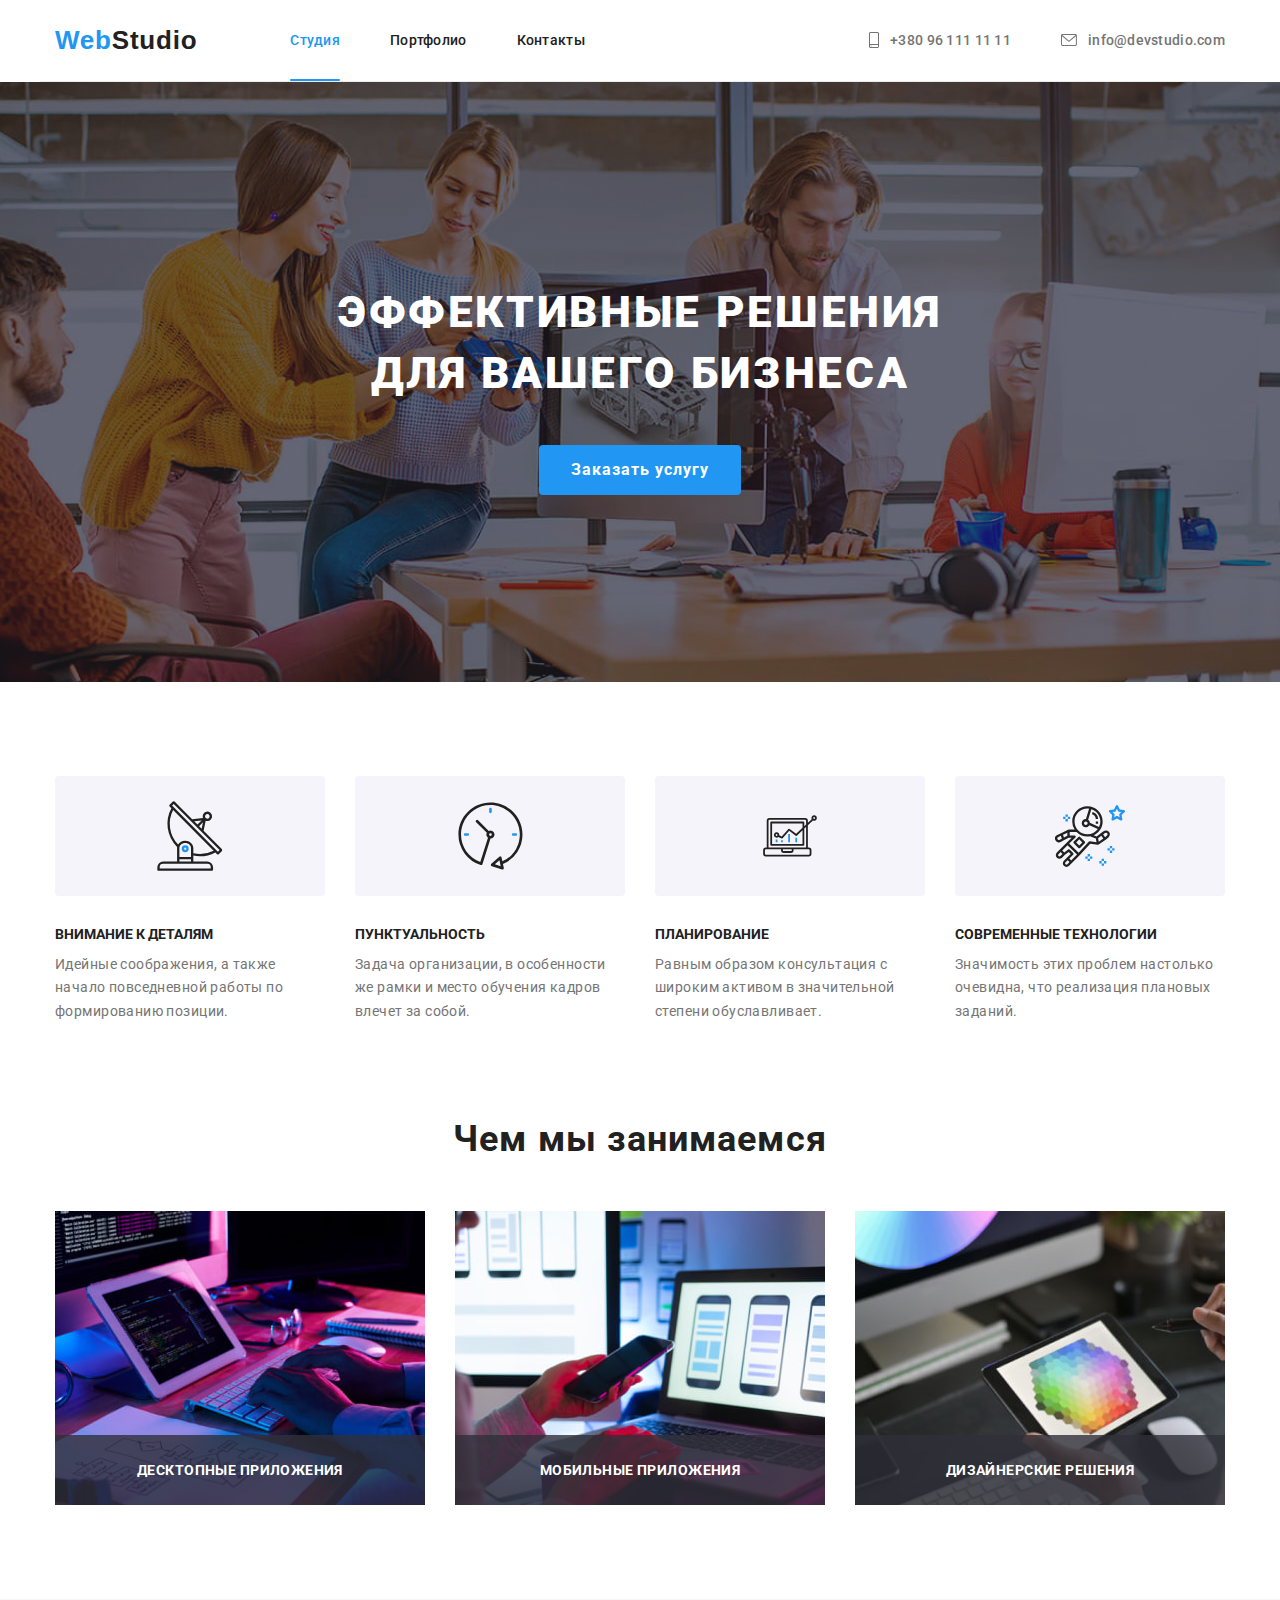
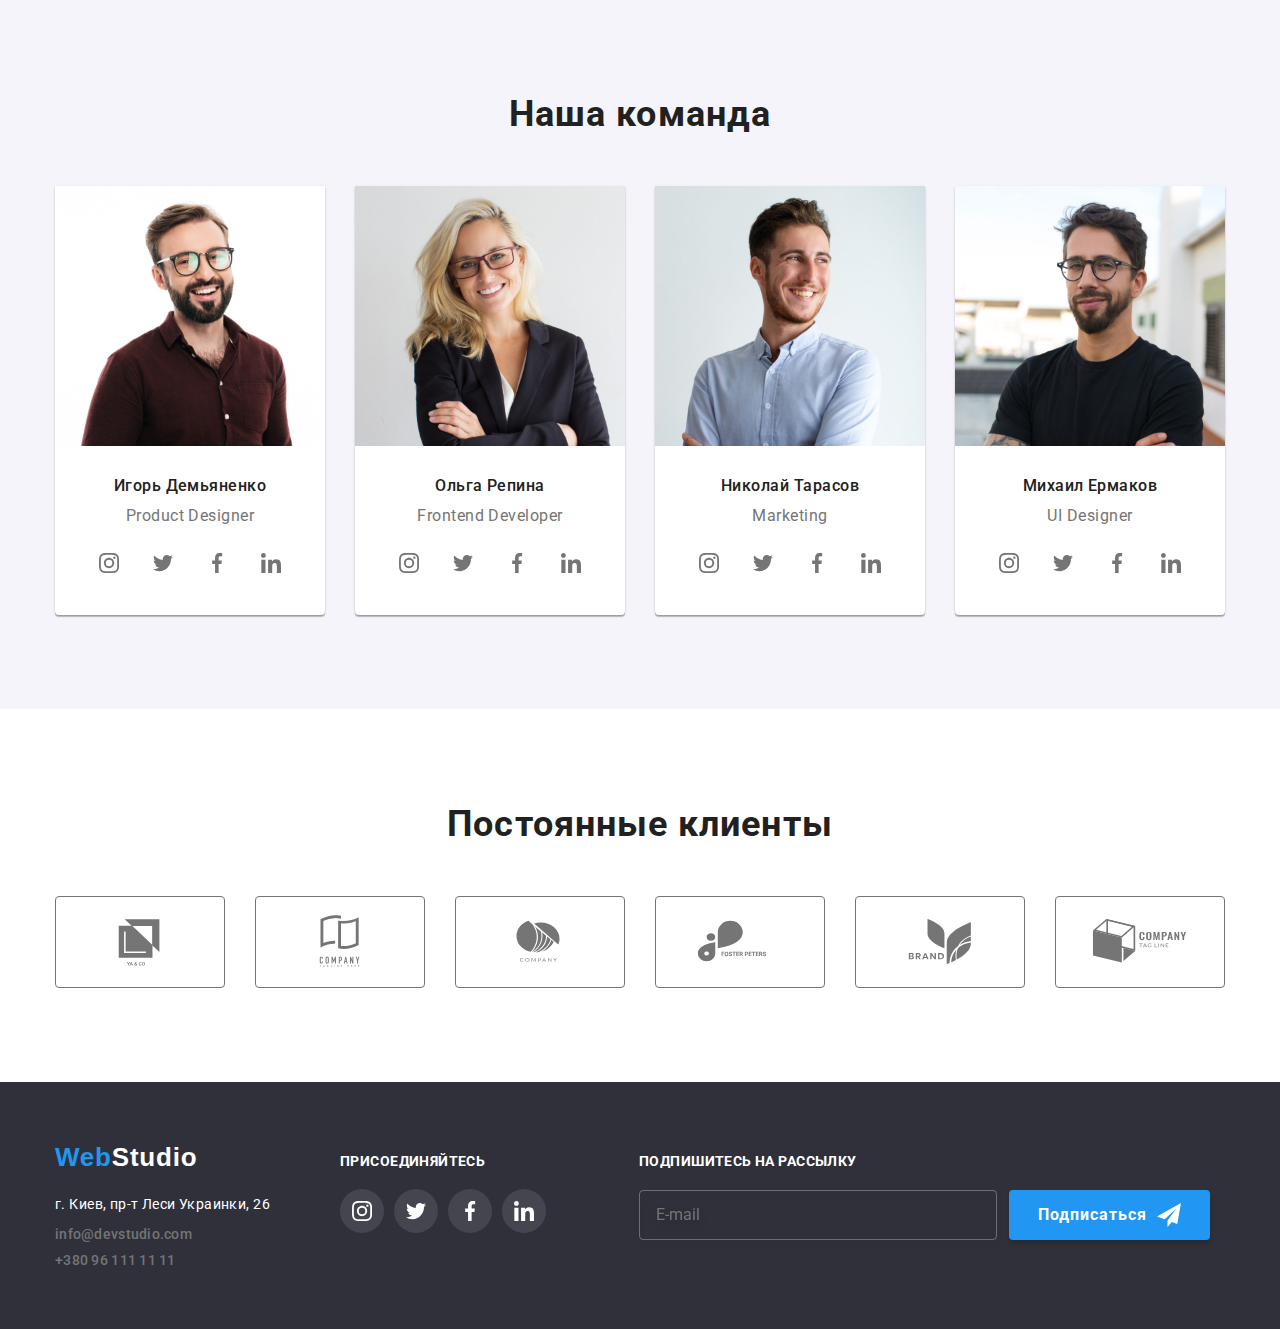
<file: index.html>
<!DOCTYPE html>
<html lang="ru">
  <head>
    <link rel="preconnect" href="https://fonts.googleapis.com" />
    <link rel="preconnect" href="https://fonts.gstatic.com" crossorigin />
    <link
      href="https://fonts.googleapis.com/css2?family=Raleway:wght@700&family=Roboto:wght@400;500;700;900&display=swap"
      rel="stylesheet"
    />
    <link
      rel="stylesheet"
      href="https://cdnjs.cloudflare.com/ajax/libs/modern-normalize/1.1.0/modern-normalize.css"
      integrity="sha512-Y0MM+V6ymRKN2zStTqzQ227DWhhp4Mzdo6gnlRnuaNCbc+YN/ZH0sBCLTM4M0oSy9c9VKiCvd4Jk44aCLrNS5Q=="
      crossorigin="anonymous"
      referrerpolicy="no-referrer"
    />
    <link rel="stylesheet" href="./css/styles.css" />
    <title>WebStudio - Студия дизайна</title>
  </head>
  <body>
    <header class="header container header-container">
      <!-- <div class="container header-container"> -->
      <nav class="header navigation">
        <a class="logo link header" href="/"
          >Web<span class="header-logo">Studio</span></a
        >
        <ul class="header navigation cards">
          <li class="header navigation card">
            <a class="nav-link link current" href="index.html">Студия</a>
          </li>
          <li class="header navigation card">
            <a class="nav-link link" href="portfolio.html">Портфолио</a>
          </li>
          <li class="header navigation card">
            <a class="nav-link link" href="">Контакты</a>
          </li>
        </ul>
      </nav>
      <ul class="header contacts cards">
        <li class="header contacts card">
          <a class="contact-link" href="tel:+380961111111">
            <svg class="contact-icon" width="10" height="16">
              <use href="./images/icons.svg#icon-smartphone"></use>
            </svg>
            +380 96 111 11 11</a
          >
        </li>
        <li class="header contacts card">
          <a class="contact-link" href="mailto:info@devstudio.com">
            <svg class="contact-icon" width="16" height="12">
              <use href="./images/icons.svg#icon-envelope"></use>
            </svg>
            info@devstudio.com</a
          >
        </li>
      </ul>
      <!-- </div> -->
    </header>

    <main>
      <section class="hero">
        <div class="container container-hero">
          <h1 class="hero-title">Эффективные решения для вашего бизнеса</h1>
          <button data-modal-open class="hero-btn" type="button">
            Заказать услугу
          </button>
        </div>
      </section>
      <div class="modal-backdrop is-hidden" data-modal>
        <div class="modal-view">
          <button data-modal-close class="modal-view-close">
            <svg class="close-icon" width="11" height="11">
              <use href="./images/icons.svg#icon-close"></use>
            </svg>
          </button>
          <h2 class="modal-view-title">
            Оставьте свои данные, мы вам перезвоним
          </h2>
          <form class="customer-interactiom">
            <div class="form-field">
              <label class="form-label" for="name">Имя</label>
              <input class="form-input" type="text" name="name" id="name" />
              <svg class="modal-contact-icon" width="12" height="12">
                <use href="./images/icons.svg#icon-contact"></use>
              </svg>
            </div>
            <div class="form-field">
              <label class="form-label" for="phone">Телефон</label>
              <input class="form-input" type="tel" name="phone" id="phone" />
              <svg class="modal-contact-icon" width="13" height="13">
                <use href="./images/icons.svg#icon-phone"></use>
              </svg>
            </div>
            <div class="form-field">
              <label class="form-label" for="email">Почта</label>
              <input class="form-input" type="email" name="email" id="email" />
              <svg class="modal-contact-icon" width="15" height="12">
                <use href="./images/icons.svg#icon-email"></use>
              </svg>
            </div>
            <div class="form-field textarea">
              <label
                class="form-label"
                for="comment"
                >Комментарий</label
              >
              <textarea
                class="form-input-textarea"
                name="comment"
                id="comment"
                rows="5"
                placeholder="Введите текст"
              ></textarea>
            </div>
            <div class="form-field">
              <input
              class="input-checkbox"
              type="checkbox"
              name="copyright"
              id="copyright"
            />
            <span class="mod-checkbox">
              <svg class="mod-icon" width="16" height="15">
                <use href="./images/icons.svg#icon-checked"></use>
              </svg>
            </span>
              <label class="form-label copyright" for="copyright"
                >Соглашаюсь с рассылкой и принимаю&nbsp;
                <a class="copyright-link" href=""> условия договора</a>

              </label>
              <button class="btn-submit" type="submit">Отправить</button>
            </div>
          </form>
        </div>
      </div>
      <section class="strength-section">
        <div class="container">
          <ul class="strength cards">
            <li class="strength card">
              <div class="strength-div-block">
                <svg class="strength-icon" width="65.32" height="70">
                  <use href="./images/icons.svg#icon-antena"></use>
                </svg>
              </div>
              <h3 class="strength card title">Внимание к деталям</h3>
              <p class="strength card text">
                Идейные соображения, а также начало повседневной работы по
                формированию позиции.
              </p>
            </li>
            <li class="strength card">
              <div class="strength-div-block">
                <svg class="strength-icon" width="66.96" height="70">
                  <use href="./images/icons.svg#icon-clock"></use>
                </svg>
              </div>
              <h3 class="strength card title">Пунктуальность</h3>
              <p class="strength card text">
                Задача организации, в особенности же рамки и место обучения
                кадров влечет за собой.
              </p>
            </li>
            <li class="strength card">
              <div class="strength-div-block">
                <svg class="strength-icon" width="70" height="53.69">
                  <use href="./images/icons.svg#icon-diagram"></use>
                </svg>
              </div>
              <h3 class="strength card title">Планирование</h3>
              <p class="strength card text">
                Равным образом консультация с широким активом в значительной
                степени обуславливает.
              </p>
            </li>
            <li class="strength card">
              <div class="strength-div-block">
                <svg class="strength-icon" width="70" height="70">
                  <use href="./images/icons.svg#icon-astronaut"></use>
                </svg>
              </div>
              <h3 class="strength card title">Современные технологии</h3>
              <p class="strength card text">
                Значимость этих проблем настолько очевидна, что реализация
                плановых заданий.
              </p>
            </li>
          </ul>
        </div>
      </section>
      <section class="we-do we-do-section">
        <div class="container">
          <h2 class="we-do title">Чем мы занимаемся</h2>
          <ul class="we-do cards">
            <li class="we-do card">
              <img
                src="./images/programming.jpg"
                alt="десктопные приложения"
                width="370"
              />
              <p class="we-do-card-text">десктопные приложения</p>
            </li>
            <li class="we-do card">
              <img
                src="./images/webaplication.jpg"
                alt="мобильные приложения"
                width="370"
              />
              <p class="we-do-card-text">мобильные приложения</p>
            </li>
            <li class="we-do card">
              <img
                src="./images/design.jpg"
                alt="дизайнерские решения"
                width="370"
              />
              <p class="we-do-card-text">дизайнерские решения</p>
            </li>
          </ul>
        </div>
      </section>
      <section class="team team-section">
        <div class="container">
          <h2 class="team title">Наша команда</h2>
          <ul class="team cards">
            <li class="team card item">
              <img
                class="team card img"
                src="./images/igor.jpg"
                alt=""
                width="270"
              />
              <div class="team-card-content">
                <h3 class="team card title">Игорь Демьяненко</h3>
                <p class="team card text">Product Designer</p>
                <ul class="team-socials-list">
                  <li class="team-socials-item">
                    <a
                      class="team-socials-link"
                      href=""
                      target="_blank"
                      rel="noopener noreferrer"
                      aria-label="иконка Instagram"
                    >
                      <svg class="team-socials-icon" width="20" height="20">
                        <use href="./images/icons.svg#icon-instagram"></use>
                      </svg>
                    </a>
                  </li>
                  <li class="team-socials-item">
                    <a
                      class="team-socials-link"
                      href=""
                      target="_blank"
                      rel="noopener noreferrer"
                      aria-label="иконка Twitter"
                    >
                      <svg class="team-socials-icon" width="20" height="20">
                        <use href="./images/icons.svg#icon-twitter"></use>
                      </svg>
                    </a>
                  </li>
                  <li class="team-socials-item">
                    <a
                      class="team-socials-link"
                      href=""
                      target="_blank"
                      rel="noopener noreferrer"
                      aria-label="иконка Facebook"
                    >
                      <svg class="team-socials-icon" width="20" height="20">
                        <use href="./images/icons.svg#icon-facebook"></use>
                      </svg>
                    </a>
                  </li>
                  <li class="team-socials-item">
                    <a
                      class="team-socials-link"
                      href=""
                      target="_blank"
                      rel="noopener noreferrer"
                      aria-label="иконка Linkedin"
                    >
                      <svg class="team-socials-icon" width="20" height="20">
                        <use href="./images/icons.svg#icon-linkedin"></use>
                      </svg>
                    </a>
                  </li>
                </ul>
              </div>
            </li>
            <li class="team card item">
              <img
                class="team card img"
                src="./images/olga.jpg"
                alt=""
                width="270"
              />
              <div class="team-card-content">
                <h3 class="team card title">Ольга Репина</h3>
                <p class="team card text">Frontend Developer</p>
                <ul class="team-socials-list">
                  <li class="team-socials-item">
                    <a
                      class="team-socials-link"
                      href=""
                      target="_blank"
                      rel="noopener noreferrer"
                      aria-label="иконка Instagram"
                    >
                      <svg class="team-socials-icon" width="20" height="20">
                        <use href="./images/icons.svg#icon-instagram"></use>
                      </svg>
                    </a>
                  </li>
                  <li class="team-socials-item">
                    <a
                      class="team-socials-link"
                      href=""
                      target="_blank"
                      rel="noopener noreferrer"
                      aria-label="иконка Twitter"
                    >
                      <svg class="team-socials-icon" width="20" height="20">
                        <use href="./images/icons.svg#icon-twitter"></use>
                      </svg>
                    </a>
                  </li>
                  <li class="team-socials-item">
                    <a
                      class="team-socials-link"
                      href=""
                      target="_blank"
                      rel="noopener noreferrer"
                      aria-label="иконка Facebook"
                    >
                      <svg class="team-socials-icon" width="20" height="20">
                        <use href="./images/icons.svg#icon-facebook"></use>
                      </svg>
                    </a>
                  </li>
                  <li class="team-socials-item">
                    <a
                      class="team-socials-link"
                      href=""
                      target="_blank"
                      rel="noopener noreferrer"
                      aria-label="иконка Linkedin"
                    >
                      <svg class="team-socials-icon" width="20" height="20">
                        <use href="./images/icons.svg#icon-linkedin"></use>
                      </svg>
                    </a>
                  </li>
                </ul>
              </div>
            </li>
            <li class="team card item">
              <img
                class="team card img"
                src="./images/nikolaj.jpg"
                alt=""
                width="270"
              />
              <div class="team-card-content">
                <h3 class="team card title">Николай Тарасов</h3>
                <p class="team card text">Marketing</p>
                <ul class="team-socials-list">
                  <li class="team-socials-item">
                    <a
                      class="team-socials-link"
                      href=""
                      target="_blank"
                      rel="noopener noreferrer"
                      aria-label="иконка Instagram"
                    >
                      <svg class="team-socials-icon" width="20" height="20">
                        <use href="./images/icons.svg#icon-instagram"></use>
                      </svg>
                    </a>
                  </li>
                  <li class="team-socials-item">
                    <a
                      class="team-socials-link"
                      href=""
                      target="_blank"
                      rel="noopener noreferrer"
                      aria-label="иконка Twitter"
                    >
                      <svg class="team-socials-icon" width="20" height="20">
                        <use href="./images/icons.svg#icon-twitter"></use>
                      </svg>
                    </a>
                  </li>
                  <li class="team-socials-item">
                    <a
                      class="team-socials-link"
                      href=""
                      target="_blank"
                      rel="noopener noreferrer"
                      aria-label="иконка Facebook"
                    >
                      <svg class="team-socials-icon" width="20" height="20">
                        <use href="./images/icons.svg#icon-facebook"></use>
                      </svg>
                    </a>
                  </li>
                  <li class="team-socials-item">
                    <a
                      class="team-socials-link"
                      href=""
                      target="_blank"
                      rel="noopener noreferrer"
                      aria-label="иконка Linkedin"
                    >
                      <svg class="team-socials-icon" width="20" height="20">
                        <use href="./images/icons.svg#icon-linkedin"></use>
                      </svg>
                    </a>
                  </li>
                </ul>
              </div>
            </li>
            <li class="team card item">
              <img
                class="team card img"
                src="./images/mikhail.jpg"
                alt=""
                width="270"
              />
              <div class="team-card-content">
                <h3 class="team card title">Михаил Ермаков</h3>
                <p class="team card text">UI Designer</p>
                <ul class="team-socials-list">
                  <li class="team-socials-item">
                    <a
                      class="team-socials-link"
                      href=""
                      target="_blank"
                      rel="noopener noreferrer"
                      aria-label="иконка Instagram"
                    >
                      <svg class="team-socials-icon" width="20" height="20">
                        <use href="./images/icons.svg#icon-instagram"></use>
                      </svg>
                    </a>
                  </li>
                  <li class="team-socials-item">
                    <a
                      class="team-socials-link"
                      href=""
                      target="_blank"
                      rel="noopener noreferrer"
                      aria-label="иконка Twitter"
                    >
                      <svg class="team-socials-icon" width="20" height="20">
                        <use href="./images/icons.svg#icon-twitter"></use>
                      </svg>
                    </a>
                  </li>
                  <li class="team-socials-item">
                    <a
                      class="team-socials-link"
                      href=""
                      target="_blank"
                      rel="noopener noreferrer"
                      aria-label="иконка Facebook"
                    >
                      <svg class="team-socials-icon" width="20" height="20">
                        <use href="./images/icons.svg#icon-facebook"></use>
                      </svg>
                    </a>
                  </li>
                  <li class="team-socials-item">
                    <a
                      class="team-socials-link"
                      href=""
                      target="_blank"
                      rel="noopener noreferrer"
                      aria-label="иконка Linkedin"
                    >
                      <svg class="team-socials-icon" width="20" height="20">
                        <use href="./images/icons.svg#icon-linkedin"></use>
                      </svg>
                    </a>
                  </li>
                </ul>
              </div>
            </li>
          </ul>
        </div>
      </section>
      <section class="clients-section">
        <div class="container">
          <h2 class="clients title">Постоянные клиенты</h2>
          <ul class="clients list">
            <li class="clients-item">
              <a class="clients-link" href="">
                <svg class="clients-icon" width="106" height="60">
                  <use href="./images/icons.svg#icon-Logo1"></use>
                </svg>
              </a>
            </li>
            <li class="clients-item">
              <a class="clients-link" href="">
                <svg class="clients-icon" width="106" height="60">
                  <use href="./images/icons.svg#icon-Logo2"></use>
                </svg>
              </a>
            </li>
            <li class="clients-item">
              <a class="clients-link" href="">
                <svg class="clients-icon" width="106" height="60">
                  <use href="./images/icons.svg#icon-Logo3"></use>
                </svg>
              </a>
            </li>
            <li class="clients-item">
              <a class="clients-link" href="">
                <svg class="clients-icon" width="106" height="60">
                  <use href="./images/icons.svg#icon-Logo4"></use>
                </svg>
              </a>
            </li>
            <li class="clients-item">
              <a class="clients-link" href="">
                <svg class="clients-icon" width="106" height="60">
                  <use href="./images/icons.svg#icon-Logo5"></use>
                </svg>
              </a>
            </li>
            <li class="clients-item">
              <a class="clients-link" href="">
                <svg class="clients-icon" width="106" height="60">
                  <use href="./images/icons.svg#icon-Logo6"></use>
                </svg>
              </a>
            </li>
          </ul>
        </div>
      </section>
    </main>
    <footer class="bttm">
      <div class="container footer-container">
        <div class="footer-container-adress">
          <a class="logo link footer" href="/"
            >Web<span class="footer-logo">Studio</span></a
          >
          <address class="footer-adress">
            г. Киев, пр-т Леси Украинки, 26
          </address>
          <ul class="footer contacts cards">
            <li class="footer contacts card">
              <a class="footer-contact-link" href="mailto:info@devstudio.com"
                >info@devstudio.com</a
              >
            </li>
            <li class="footer contacts card">
              <a class="footer-contact-link" href="tel:+380961111111"
                >+380 96 111 11 11</a
              >
            </li>
          </ul>
        </div>
        <div class="footer-container-socials">
          <h3 class="footer-social-title">присоединяйтесь</h3>
          <ul class="footer-socials-list">
            <li class="footer-socials-item">
              <a
                class="footer-socials-link"
                href=""
                target="_blank"
                rel="noopener noreferrer"
                aria-label="иконка Instagram"
              >
                <svg class="footer-socials-icon" width="20" height="20">
                  <use href="./images/icons.svg#icon-instagram"></use>
                </svg>
              </a>
            </li>
            <li class="footer-socials-item">
              <a
                class="footer-socials-link"
                href=""
                target="_blank"
                rel="noopener noreferrer"
                aria-label="иконка Twitter"
              >
                <svg class="footer-socials-icon" width="20" height="20">
                  <use href="./images/icons.svg#icon-twitter"></use>
                </svg>
              </a>
            </li>
            <li class="footer-socials-item">
              <a
                class="footer-socials-link"
                href=""
                target="_blank"
                rel="noopener noreferrer"
                aria-label="иконка Facebook"
              >
                <svg class="footer-socials-icon" width="20" height="20">
                  <use href="./images/icons.svg#icon-facebook"></use>
                </svg>
              </a>
            </li>
            <li class="footer-socials-item">
              <a
                class="footer-socials-link"
                href=""
                target="_blank"
                rel="noopener noreferrer"
                aria-label="иконка Linkedin"
              >
                <svg class="footer-socials-icon" width="20" height="20">
                  <use href="./images/icons.svg#icon-linkedin"></use>
                </svg>
              </a>
            </li>
          </ul>
        </div>
        <div class="footer-container-subscription">
          <h3 class="footer-container-subscription-title">
            подпишитесь на рассылку
          </h3>
          <form class="subscription-form">
            <div class="subscription-form-field">
              <input
                class="subscription-form-input"
                placeholder="E-mail"
                type="email"
                name="mail"
                id="mail"
              />
            </div>
           <!--  <div class="subscription-form-field"> -->
              <button class="btn-submit footer-subscription" type="submit">
                <span class="btn-submit-title">Подписаться </span>
                <!-- <span> -->
                  <svg class="subscription-icon" width="24" height="24">
                    <use href="./images/icons.svg#icon-send"></use>
                  </svg>
               <!--  </span> -->
              </button>
           <!--  </div> -->
          </form>
        </div>
      </div>
    </footer>
    <script src="./js/modal.js"></script>
  </body>
</html>
</file>
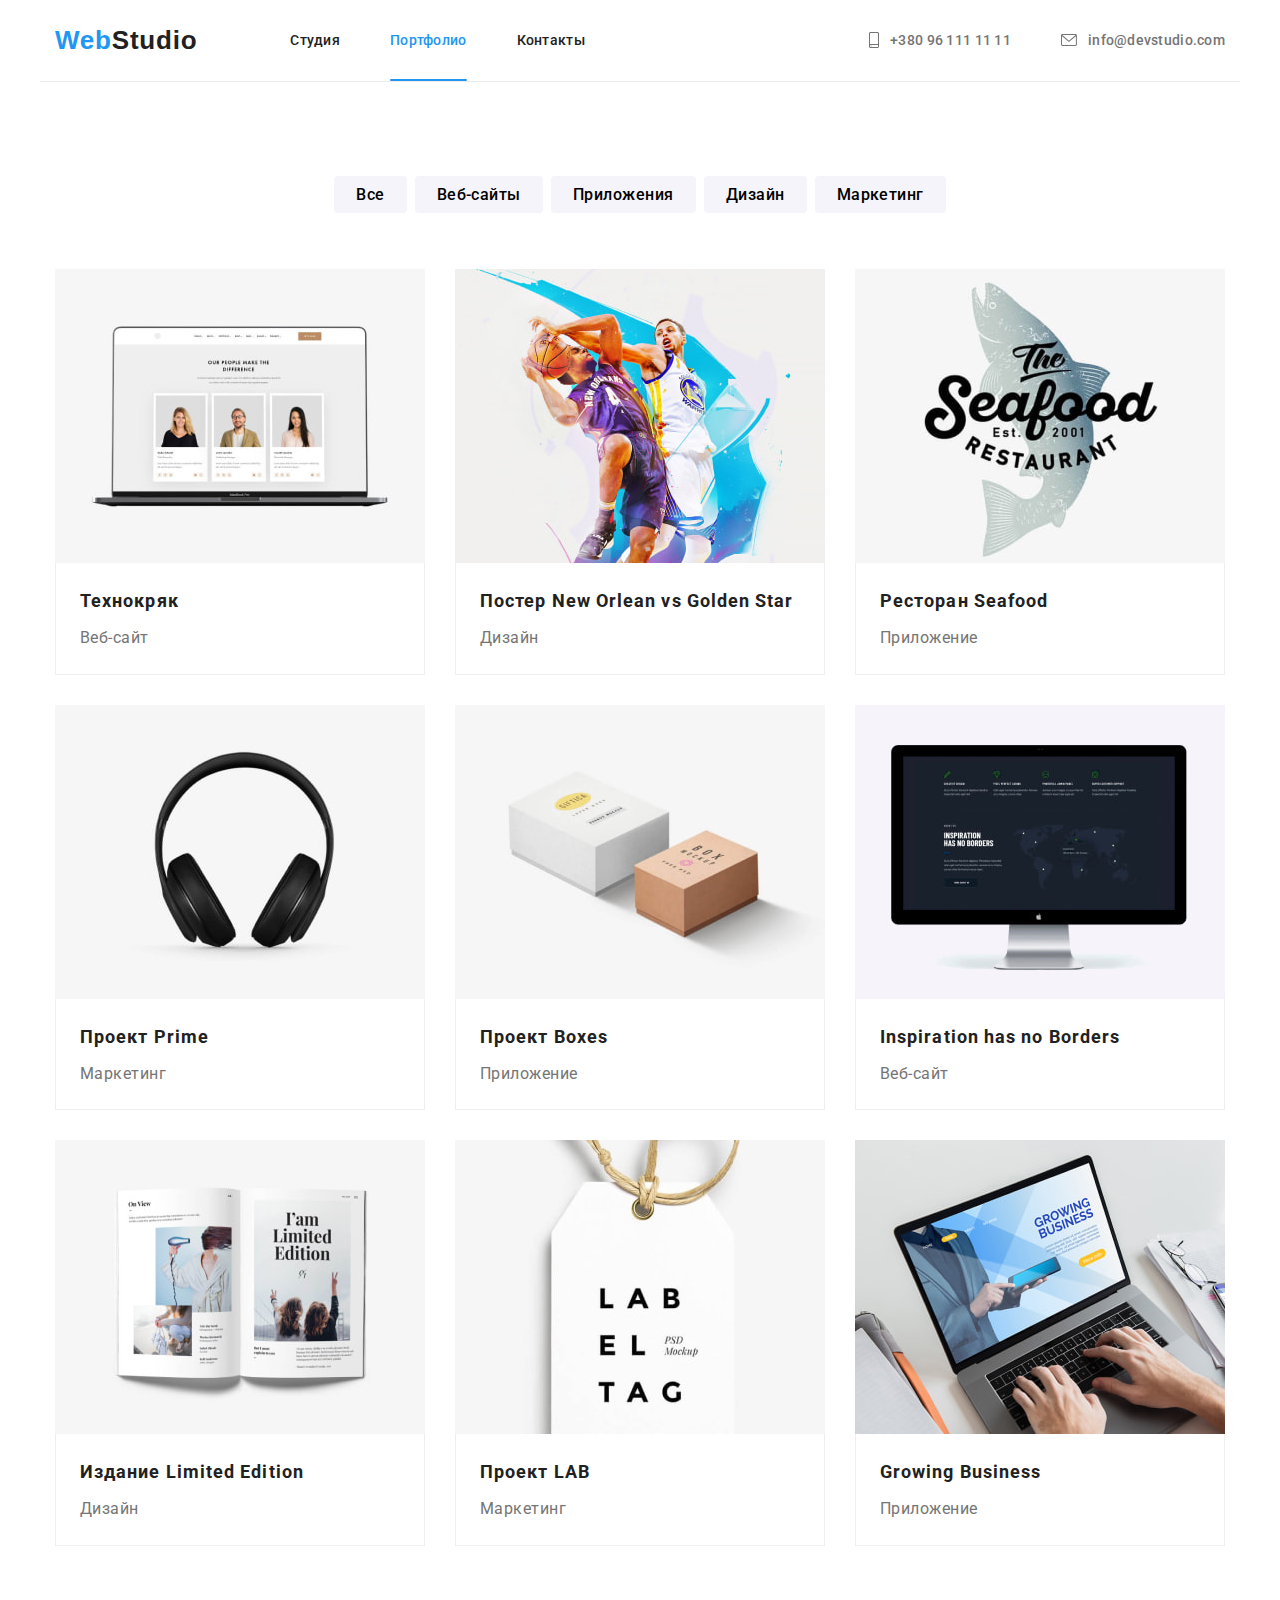
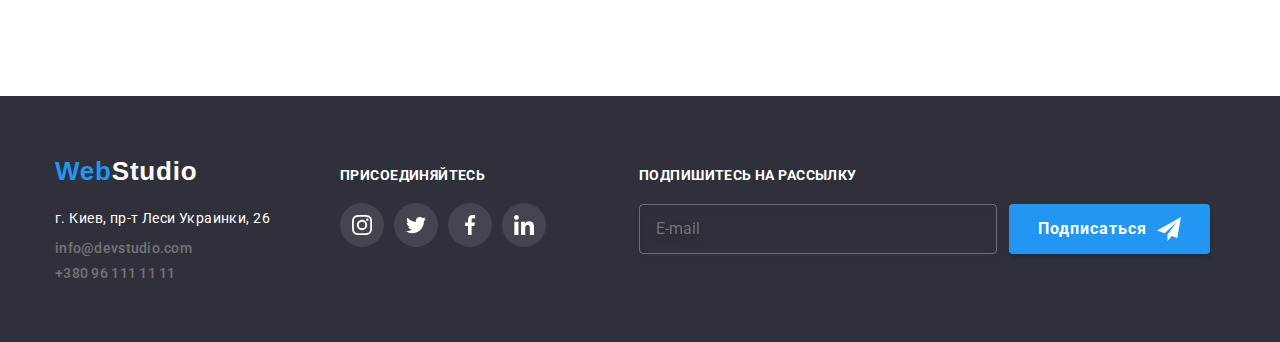
<file: portfolio.html>
<!DOCTYPE html>
<html lang="en">
  <head>
    <link rel="preconnect" href="https://fonts.googleapis.com" />
    <link rel="preconnect" href="https://fonts.gstatic.com" crossorigin />
    <link
      href="https://fonts.googleapis.com/css2?family=Raleway:wght@700&family=Roboto:wght@400;500;700;900&display=swap"
      rel="stylesheet"
    />
    <link
      rel="stylesheet"
      href="https://cdnjs.cloudflare.com/ajax/libs/modern-normalize/1.1.0/modern-normalize.css"
      integrity="sha512-Y0MM+V6ymRKN2zStTqzQ227DWhhp4Mzdo6gnlRnuaNCbc+YN/ZH0sBCLTM4M0oSy9c9VKiCvd4Jk44aCLrNS5Q=="
      crossorigin="anonymous"
      referrerpolicy="no-referrer"
    />
    <link rel="stylesheet" href="./css/styles.css" />
    <title>WebStudio - Студия дизайна/Portfolio</title>
  </head>
  <body>
    <header class="header container header-container">
      <!-- <div class="container header-container"> -->
      <nav class="header navigation">
        <a class="logo link header" href="/"
          >Web<span class="header-logo">Studio</span></a
        >
        <ul class="header navigation cards">
          <li class="header navigation card">
            <a class="nav-link link" href="index.html">Студия</a>
          </li>
          <li class="header navigation card">
            <a class="nav-link link current" href="portfolio.html">Портфолио</a>
          </li>
          <li class="header navigation card">
            <a class="nav-link link" href="">Контакты</a>
          </li>
        </ul>
      </nav>
      <ul class="header contacts cards">
        <li class="header contacts card">
          <a class="contact-link" href="tel:+380961111111">
            <svg class="contact-icon" width="10" height="16">
              <use href="./images/icons.svg#icon-smartphone"></use>
            </svg>
            +380 96 111 11 11</a
          >
        </li>
        <li class="header contacts card">
          <a class="contact-link" href="mailto:info@devstudio.com">
            <svg class="contact-icon" width="16" height="12">
              <use href="./images/icons.svg#icon-envelope"></use>
            </svg>
            info@devstudio.com</a
          >
        </li>
      </ul>
      <!-- </div> -->
    </header>
    <main>
      <section class="works section-works">
        <div class="container">
          <h1 hidden>Примеры работ</h1>
          <ul class="works filters cards">
            <li class="works filters card">
              <button class="btn filter-btn" type="button">Все</button>
            </li>
            <li class="works filters card">
              <button class="btn filter-btn" type="button">Веб-сайты</button>
            </li>
            <li class="works filters card">
              <button class="btn filter-btn" type="button">Приложения</button>
            </li>
            <li class="works filters card">
              <button class="btn filter-btn" type="button">Дизайн</button>
            </li>
            <li class="works filters card">
              <button class="btn filter-btn" type="button">Маркетинг</button>
            </li>
          </ul>
          <ul class="works cards">
            <li class="works card item">
              <a class="works-card-link" href="">
                <div class="work-card-thumb">
                  <img
                    class="works-card-image"
                    src="./images/imgtehnocrack.jpg"
                    alt=""
                    width="370"
                  />
                  <div class="work-card-overlay">
                    <p class="word-card-overlay-text">
                      Ресурс предлагает комплексные предложения с разным уровнем
                      функционала и сервисов. Все это позволит посетителю
                      получить исчерпывающие сведения о компании или частном
                      лице.
                    </p>
                  </div>
                </div>
                <div class="card-border">
                  <h2 class="tile-title">Технокряк</h2>
                  <p class="works card text">Веб-сайт</p>
                </div></a
              >
            </li>
            <li class="works card item">
              <a class="works-card-link" href="">
                <div class="work-card-thumb">
                  <img
                    class="works-card-image"
                    src="./images/imgbasketposter.jpg"
                    alt=""
                    width="370"
                  />
                  <div class="work-card-overlay">
                    <p class="word-card-overlay-text">
                      Ресурс предлагает комплексные предложения с разным уровнем
                      функционала и сервисов. Все это позволит посетителю
                      получить исчерпывающие сведения о компании или частном
                      лице.
                    </p>
                  </div>
                </div>
                <div class="card-border">
                  <h2 class="tile-title">Постер New Orlean vs Golden Star</h2>
                  <p class="works card text">Дизайн</p>
                </div></a
              >
            </li>
            <li class="works card item">
              <a class="works-card-link" href="">
                <div class="work-card-thumb">
                  <img
                    class="works-card-image"
                    src="./images/imgseafoodrest.jpg"
                    alt=""
                    width="370"
                  />
                  <div class="work-card-overlay">
                    <p class="word-card-overlay-text">
                      Ресурс предлагает комплексные предложения с разным уровнем
                      функционала и сервисов. Все это позволит посетителю
                      получить исчерпывающие сведения о компании или частном
                      лице.
                    </p>
                  </div>
                </div>
                <div class="card-border">
                  <h2 class="tile-title">Ресторан Seafood</h2>
                  <p class="works card text">Приложение</p>
                </div></a
              >
            </li>
            <li class="works card item">
              <a class="works-card-link" rhef="">
                <div class="work-card-thumb">
                  <img
                    class="works-card-image"
                    src="./images/imgheadphones.jpg"
                    alt=""
                    width="370"
                  />
                  <div class="work-card-overlay">
                    <p class="word-card-overlay-text">
                      Ресурс предлагает комплексные предложения с разным уровнем
                      функционала и сервисов. Все это позволит посетителю
                      получить исчерпывающие сведения о компании или частном
                      лице.
                    </p>
                  </div>
                </div>
                <div class="card-border">
                  <h2 class="tile-title">Проект Prime</h2>
                  <p class="works card text">Маркетинг</p>
                </div></a
              >
            </li>
            <li class="works card item">
              <a class="works-card-link" href="">
                <div class="work-card-thumb">
                  <img
                    class="works-card-image"
                    src="./images/imgboxes.jpg"
                    alt=""
                    width="370"
                  />
                  <div class="work-card-overlay">
                    <p class="word-card-overlay-text">
                      Ресурс предлагает комплексные предложения с разным уровнем
                      функционала и сервисов. Все это позволит посетителю
                      получить исчерпывающие сведения о компании или частном
                      лице.
                    </p>
                  </div>
                </div>
                <div class="card-border">
                  <h2 class="tile-title">Проект Boxes</h2>
                  <p class="works card text">Приложение</p>
                </div></a
              >
            </li>
            <li class="works card item">
              <a class="works-card-link" href="">
                <div class="work-card-thumb">
                  <img
                    class="works-card-image"
                    src="./images/imgdisplay.jpg"
                    alt=""
                    width="370"
                  />
                  <div class="work-card-overlay">
                    <p class="word-card-overlay-text">
                      Ресурс предлагает комплексные предложения с разным уровнем
                      функционала и сервисов. Все это позволит посетителю
                      получить исчерпывающие сведения о компании или частном
                      лице.
                    </p>
                  </div>
                </div>
                <div class="card-border">
                  <h2 class="tile-title">Inspiration has no Borders</h2>
                  <p class="works card text">Веб-сайт</p>
                </div></a
              >
            </li>
            <li class="works card item">
              <a class="works-card-link" href="">
                <div class="work-card-thumb">
                  <img
                    class="works-card-image"
                    src="./images/imgbook.jpg"
                    alt=""
                    width="370"
                  />
                  <div class="work-card-overlay">
                    <p class="word-card-overlay-text">
                      Ресурс предлагает комплексные предложения с разным уровнем
                      функционала и сервисов. Все это позволит посетителю
                      получить исчерпывающие сведения о компании или частном
                      лице.
                    </p>
                  </div>
                </div>
                <div class="card-border">
                  <h2 class="tile-title">Издание Limited Edition</h2>
                  <p class="works card text">Дизайн</p>
                </div></a
              >
            </li>
            <li class="works card item">
              <a class="works-card-link" href="">
                <div class="work-card-thumb">
                  <img
                    class="works-card-image"
                    src="./images/imglabel.jpg"
                    alt=""
                    width="370"
                  />
                  <div class="work-card-overlay">
                    <p class="word-card-overlay-text">
                      Ресурс предлагает комплексные предложения с разным уровнем
                      функционала и сервисов. Все это позволит посетителю
                      получить исчерпывающие сведения о компании или частном
                      лице.
                    </p>
                  </div>
                </div>
                <div class="card-border">
                  <h2 class="tile-title">Проект LAB</h2>
                  <p class="works card text">Маркетинг</p>
                </div></a
              >
            </li>
            <li class="works card item">
              <a class="works-card-link" href="">
                <div class="work-card-thumb">
                  <img
                    class="works-card-image"
                    src="./images/imgnotebook.jpg"
                    alt=""
                    width="370"
                  />
                  <div class="work-card-overlay">
                    <p class="word-card-overlay-text">
                      Ресурс предлагает комплексные предложения с разным уровнем
                      функционала и сервисов. Все это позволит посетителю
                      получить исчерпывающие сведения о компании или частном
                      лице.
                    </p>
                  </div>
                </div>
                <div class="card-border">
                  <h2 class="tile-title">Growing Business</h2>
                  <p class="works card text">Приложение</p>
                </div></a
              >
            </li>
          </ul>
        </div>
      </section>
    </main>
    <footer class="bttm">
      <div class="container footer-container">
        <div class="footer-container-adress">
          <a class="logo link footer" href="/"
            >Web<span class="footer-logo">Studio</span></a
          >
          <address class="footer-adress">
            г. Киев, пр-т Леси Украинки, 26
          </address>
          <ul class="footer contacts cards">
            <li class="footer contacts card">
              <a class="footer-contact-link" href="mailto:info@devstudio.com"
                >info@devstudio.com</a
              >
            </li>
            <li class="footer contacts card">
              <a class="footer-contact-link" href="tel:+380961111111"
                >+380 96 111 11 11</a
              >
            </li>
          </ul>
        </div>
        <div class="footer-container-socials">
          <h3 class="footer-social-title">присоединяйтесь</h3>
          <ul class="footer-socials-list">
            <li class="footer-socials-item">
              <a
                class="footer-socials-link"
                href=""
                target="_blank"
                rel="noopener noreferrer"
                aria-label="иконка Instagram"
              >
                <svg class="footer-socials-icon" width="20" height="20">
                  <use href="./images/icons.svg#icon-instagram"></use>
                </svg>
              </a>
            </li>
            <li class="footer-socials-item">
              <a
                class="footer-socials-link"
                href=""
                target="_blank"
                rel="noopener noreferrer"
                aria-label="иконка Twitter"
              >
                <svg class="footer-socials-icon" width="20" height="20">
                  <use href="./images/icons.svg#icon-twitter"></use>
                </svg>
              </a>
            </li>
            <li class="footer-socials-item">
              <a
                class="footer-socials-link"
                href=""
                target="_blank"
                rel="noopener noreferrer"
                aria-label="иконка Facebook"
              >
                <svg class="footer-socials-icon" width="20" height="20">
                  <use href="./images/icons.svg#icon-facebook"></use>
                </svg>
              </a>
            </li>
            <li class="footer-socials-item">
              <a
                class="footer-socials-link"
                href=""
                target="_blank"
                rel="noopener noreferrer"
                aria-label="иконка Linkedin"
              >
                <svg class="footer-socials-icon" width="20" height="20">
                  <use href="./images/icons.svg#icon-linkedin"></use>
                </svg>
              </a>
            </li>
          </ul>
        </div>
        <div class="footer-container-subscription">
          <h3 class="footer-container-subscription-title">
            подпишитесь на рассылку
          </h3>
          <form class="subscription-form">
            <div class="subscription-form-field">
              <input
                class="subscription-form-input"
                placeholder="E-mail"
                type="email"
                name="mail"
                id="mail"
              />
            </div>
           <!--  <div class="subscription-form-field"> -->
              <button class="btn-submit footer-subscription" type="submit">
                <span class="btn-submit-title">Подписаться </span>
                <!-- <span> -->
                  <svg class="subscription-icon" width="24" height="24">
                    <use href="./images/icons.svg#icon-send"></use>
                  </svg>
               <!--  </span> -->
              </button>
           <!--  </div> -->
          </form>
        </div>
      </div>
    </footer>
  </body>
</html>
</file>
<file: css/styles.css>
:root {
  --text-color: #212121;
  --active-color: #2196f3;
  --button-background: #f5f4fa;
  --button-txt: #fff;
  --dark-background: #2f303a;
  --ordinary-text: #757575;
  --works-border: #eeeeee;
  --header-border: #ececec;
  --transitime: 250ms;
  --transifunction: cubic-bezier(0.4, 0, 0.2, 1);
}

/* border-box all over this hw*/
*,
*::before,
*::after {
  box-sizing: border-box;
}

body {
  color: var(--text-color);
  font-family: "Roboto", sans-serif;
}

/* title, text, background and other */
.we-do.title,
.team.title {
  font-weight: 700;
  font-size: 36px;
  line-height: 1.2;
  text-align: center;
  letter-spacing: 0.03em;
}
.team.card.title {
  font-weight: 500;
  font-size: 16px;
  line-height: 1.2;
  text-align: center;
  letter-spacing: 0.03em;
}
.team.card.text {
  font-size: 16px;
  line-height: 1.2;
  text-align: center;
  letter-spacing: 0.03em;
  text-transform: none;
  color: var(--ordinary-text);
  margin-bottom: 16px;
}
.hero-title {
  font-weight: 900;
  font-size: 44px;
  line-height: 1.4;
  text-align: center;
  letter-spacing: 0.06em;
  text-transform: uppercase;
}
.strength.card.text {
  font-size: 14px;
  line-height: 1.7;
  letter-spacing: 0.03em;
  color: var(--ordinary-text);
}

.tile-title {
  font-weight: 700;
  font-size: 18px;
  line-height: 2;
  letter-spacing: 0.06em;
  color: var(--text-color);
}
.works.card.text {
  font-size: 16px;
  line-height: 1.9;
  letter-spacing: 0.03em;
  color: var(--ordinary-text);
}

.card {
  list-style-type: none;
}
.bttm {
  background-color: var(--dark-background);
}
.bttm,
.hero {
  /* background-color: var(--dark-background); */
  color: var(--button-txt);
}
.hero {
  margin-left: auto;
  margin-right: auto;
  max-width: 1600px;
  height: 600px;
  background-image: linear-gradient(
      to right,
      rgba(47, 48, 58, 0.4),
      rgba(47, 48, 58, 0.4)
    ),
    url(../images/Imghero-2.jpg);
  background-repeat: no-repeat;
  background-position: center;
}
.strength.card.title {
  font-weight: 700;
  font-size: 14px;
  line-height: 1.2;
}

.hero-title,
.strength.card.title {
  text-transform: uppercase;
}

/*all that connected to links*/

/* .header.contacts.card > .link {
  color: var(--ordinary-text);
} */
/* .footer.contacts.card > .link:hover,
.footer.contacts.card > .link:focus,
.header.contacts.card > .link:hover,
.header.contacts.card > .link:focus, */
.link:hover,
.link:focus,
.link.current {
  color: var(--active-color);
  --color1: var(--active-color);
}
.footer.contacts.card > .link {
  color: rgba(255, 255, 255, 0.6);
}
.link {
  display: block;
  align-items: center;
  color: var(--text-color);
  text-decoration: none;
  font-weight: 500;
  font-size: 14px;
  line-height: 1.2;
  letter-spacing: 0.02em;
}
.logo-link {
  text-decoration: none;
}

/* all about logo*/
.logo,
.header-logo,
.footer-logo {
  font-family: "Ralway", sans-serif;
  font-weight: 700;
  font-size: 26px;
  line-height: 1.2;
  letter-spacing: 0.03em;
}
.logo {
  color: var(--active-color);
}
.header-logo {
  color: var(--text-color);
}
.footer-logo {
  color: var(--button-txt);
}

/* all about header and footer */
.header .card.footer .card {
  font-weight: 500;
  font-size: 14px;
  line-height: 1.2;
  letter-spacing: 0.02em;
}
.footer .card {
  font-size: 14px;
  line-height: 1.7;
  letter-spacing: 0.03em;
}
.footer-adress {
  font-style: normal;
  font-size: 14px;
  line-height: 1.7;
  letter-spacing: 0.03em;
  color: var(--button-txt);
}

/* all about buttons */
.btn,
.hero-btn {
  font-family: inherit;
  font-weight: 500;
  font-size: 16px;
  line-height: 1.6;
  text-align: center;
  letter-spacing: 0.03em;
  background-color: var(--button-background);
  border: 0px;
  border-radius: 4px;
  cursor: pointer;
}
.btn:hover,
.btn:focus,
.hero-btn {
  background-color: var(--active-color);
  color: var(--button-txt);
}
.btn:hover,
.btn:focus {
  box-shadow: 0px 3px 1px rgba(0, 0, 0, 0.1), 0px 1px 2px rgba(0, 0, 0, 0.08),
    0px 2px 2px rgba(0, 0, 0, 0.12);
}
.hero-btn {
  font-family: inherit;
  font-weight: 700;
  font-size: 16px;
  line-height: 1.9;
  text-align: center;
  letter-spacing: 0.06em;
  color: var(--button-txt);
}

/* для домашнего задания номер 3*/
/* styles for index.html */
h1,
h2,
h3,
h4,
h5,
h6,
p {
  margin: 0;
}

ul {
  list-style: none;
  padding: 0;
  margin: 0;
}

img {
  display: block;
}
.container {
  /* outline: solid tomato; */
  width: 1200px;
  padding-left: 15px;
  padding-right: 15px;
  margin: 0 auto;
}
.header-container {
  display: flex;
  align-items: center;
  border-bottom: 1px solid var(--header-border);
}
.header.navigation {
  display: flex;
  align-items: center;
}
.logo.link.header {
  padding-top: 24px;
  padding-bottom: 24px;
  margin-right: 93px;
}

.header.navigation.card {
  /*hw5*/
  display: block;
  /*   padding-top: 32px;
  padding-bottom:32px; */
  /*hw5*/
  margin-right: 50px;
}
.header.navigation.card:last-child {
  margin-right: 0px;
}
.header.contacts.cards {
  display: flex;
  margin-left: auto;
}
.header.contacts.card {
  margin-right: 50px;
}
.header.contacts.card:last-child {
  margin-right: 0;
}
.hero {
  padding-top: 200px;
  padding-bottom: 200px;
}

.hero-title {
  width: 696px;
  margin-bottom: 40px;
  margin-left: auto;
  margin-right: auto;
}
.hero-btn {
  display: block;
  padding: 10px 32px;
  margin-left: auto;
  margin-right: auto;
}
.strength-section {
  padding-top: 94px;
  padding-bottom: 94px;
}
.strength.cards {
  display: flex;
}
.strength.card {
  width: 270px;
  margin-right: 30px;
}
.strength.card:last-child {
  margin-right: 0;
}
.strength.card.title {
  display: block;
  margin-bottom: 10px;
}
.we-do.title {
  display: block;
  margin-bottom: 50px;
}
.we-do.cards {
  display: flex;
}
.we-do.card {
  margin-right: 30px;
}
.we-do.card:last-child {
  margin-right: 0;
}
.we-do-section {
  padding-bottom: 94px;
}
.team-section {
  background-color: #f5f4fa;
  padding-top: 94px;
  padding-bottom: 94px;
}
.team.title {
  margin-bottom: 50px;
}
.team.cards {
  display: flex;
}
.team.card.item {
  background-color: var(--button-txt);
  margin-right: 30px;
  box-shadow: 0px 1px 3px rgba(0, 0, 0, 0.12), 0px 1px 1px rgba(0, 0, 0, 0.14),
    0px 2px 1px rgba(0, 0, 0, 0.2);
  border-radius: 0px 0px 4px 4px;
}
.team.card:last-child {
  margin-right: 0;
}
.team-card-content {
  padding-top: 30px;
  padding-bottom: 30px;
}
.team.card.title {
  margin-bottom: 10px;
}
.bttm {
  padding-top: 60px;
  padding-bottom: 60px;
}
.logo.link.footer {
  display: block;
  margin-bottom: 20px;
}
.footer-adress {
  margin-bottom: 9px;
}
.footer.contacts.card {
  display: block;
  margin-bottom: 9px;
}

.footer.contacts.card:last-child {
  margin-bottom: 0;
}

/* styles for portfolio.html */
.section-works {
  padding-top: 94px;
  padding-bottom: 94px;
}
.works.filters.cards {
  display: flex;
  justify-content: center;
  align-items: center;
}
.works.filters.card {
  margin-right: 8px;
}
.works.filters.card:last-child {
  margin-right: 0;
}
.filter-btn {
  padding-top: 6px;
  padding-right: 22px;
  padding-bottom: 6px;
  padding-left: 22px;
}

.works.cards {
  display: flex;
  flex-wrap: wrap;
  justify-content: center;
  padding-bottom: 56px;
}
.card-border {
  padding-left: 24px;
  padding-right: 24px;
  padding-top: 20px;
  padding-bottom: 20px;
  border-right: 1px solid var(--works-border);
  border-left: 1px solid var(--works-border);
  border-bottom: 1px solid var(--works-border);
}
.works.card.item {
  margin-right: 30px;
  margin-bottom: 30px;
}
.works.card.item:nth-child(3n) {
  margin-right: 0;
}
.works.card.item:nth-last-child(-n + 3) {
  margin-bottom: 0;
}
.tile-title {
  margin-bottom: 4px;
}

/* Home work 4*/

/* .contacts.card {
  display: flex;
  align-items: center;
  justify-content: center;
} */

.contact-icon {
  fill: currentColor; /* var(--ordinary-text); */
  margin-right: 11px;
}
/* .socials.list {
  display: flex;
  justify-content: center;
  align-items: center;
}
.socials-item:not(:last-child) {
  margin-right: 10px;
} */
.team-socials-list {
  display: flex;
  justify-content: center;
  align-items: center;
}
.team-socials-item:not(:last-child) {
  margin-right: 10px;
}
.team-socials-link {
  display: flex;
  align-items: center;
  justify-content: center;

  width: 44px;
  height: 44px;

  color: var(--ordinary-text);
  background-color: var(--button-txt);
  border-radius: 50%;
}
.team-socials-icon {
  fill: currentColor;
}
.team-socials-link:hover,
.team-socials-link:focus {
  background-color: var(--active-color);
  color: var(--button-txt);
}
/* .socials-link {
  display: flex;
  align-items: center;
  justify-content: center;

  width: 44px;
  height: 44px;

  background-color: var(--button-txt);
  color: var(--ordinary-text);
  fill: currentColor;

  border-radius: 50%;
}
.socials-link:hover,
.socials-link:focus {
  color: var(--button-txt);
  background-color: var(--active-color);
}
.socials-link:hover .socials-icon,
.socials-link:focus .socials-icon {
  fill: currentColor /* var(--button-txt) */ /*;
} */
.clients.title {
  margin-bottom: 50px;
  font-weight: 700;
  font-size: 36px;
  line-height: 1.2;
  text-align: center;
  letter-spacing: 0.03em;
}

.clients.list {
  display: flex;
}
.clients-link {
  display: flex;
  align-items: center;
  justify-content: center;

  width: 170px;
  height: 92px;

  color: var(--ordinary-text);
  border: 1px solid var(--ordinary-text);
  border-radius: 4px;
}

.clients-link:hover,
.clients-lind:focus {
  border-color: var(--active-color);
  color: var(--active-color);
}

.clients-icon {
  fill: currentColor;
}

/* .clients-link:hover .clients-icon,
.clients-link:focus .clients-icon {
  fill: var(--active-color);
} */

.clients-section {
  padding-top: 94px;
  padding-bottom: 94px;
}
.clients-item:not(:last-child) {
  margin-right: 30px;
}
.strength-div-block {
  display: flex;
  height: 120px;
  margin-bottom: 30px;
  align-items: center;
  justify-content: center;
  border-radius: 4px;
  background: var(--button-background);
}

.footer-container {
  display: flex;
  align-items: baseline;
}
.footer-container-adress {
  margin-right: 70px;
}
.footer-social-title {
  margin-bottom: 20px;
  font-weight: 700;
  font-size: 14px;
  line-height: 16px;
  letter-spacing: 0.03em;
  text-transform: uppercase;
}
.footer-socials-list {
  display: flex;
  justify-content: center;
  align-items: center;
}
.footer-socials-item:not(:last-child) {
  margin-right: 10px;
}
.footer-socials-link {
  display: flex;
  align-items: center;
  justify-content: center;

  width: 44px;
  height: 44px;

  background-color: rgba(255, 255, 255, 0.1);
  fill: var(--dark-background);

  border-radius: 50%;
}
.footer-socials-icon {
  fill: var(--button-txt);
}
.footer-socials-link:hover,
.footer-socials-link:focus {
  background-color: var(--active-color);
}
.footer-socials-link:hover .footer-socials-icon,
.footer-socials-link:focus .footer-socials-icon {
  fill: var(--button-txt);
}
.footer-socials-link {
  display: flex;
  align-items: center;
  justify-content: center;

  width: 44px;
  height: 44px;

  color: var(--button-txt);
  background-color: rgba(255, 255, 255, 0.1);
  border-radius: 50%;
}
.footer-socials-icon {
  fill: currentColor;
}
.footer-socials-link:hover,
.footer-socials-link:focus {
  background-color: var(--active-color);
  color: var(--button-txt);
}
.works-card-link {
  display: block;
  text-decoration: none;
}
.works-card-link:hover,
.works-card-link:focus {
  box-shadow: 0px 1px 1px rgba(0, 0, 0, 0.12), 0px 4px 4px rgba(0, 0, 0, 0.06),
    1px 4px 6px rgba(0, 0, 0, 0.16);
}
/* домашнее задание 5*/
.nav-link {
  padding-top: 32px;
  padding-bottom: 32px;
}

.header.navigation.card > .link.current {
  position: relative;
}
.header.navigation.card > .link.current::after {
  position: absolute;
  bottom: 0;
  left: 0;

  content: "";
  display: block;
  width: 100%;
  height: 2px;
  background-color: var(--active-color);
  border-radius: 2px;
}
.contact-link {
  display: flex;
  align-items: center;
  justify-content: center;

  align-items: center;
  text-decoration: none;
  font-weight: 500;
  font-size: 14px;
  line-height: 1.2;
  letter-spacing: 0.02em;
  color: var(--ordinary-text);
}

.contact-link:hover,
.contact-link:focus {
  color: var(--active-color);
}

.we-do .card {
  position: relative;
  z-index: -1;
}

.we-do.card::before {
  position: absolute;
  bottom: 0;
  left: 0;
  content: "";
  width: 100%;
  display: block;
  height: 70px;
  margin: 0;
  background-color: rgba(47, 48, 58, 0.8);
}
/* .we-do.card {
  display: flex;
  align-items:center;
  justify-content:center;
} */
.we-do-card-text {
  position: absolute;
  width: 100%;
  padding-top: 27px;
  padding-bottom: 27px;
  bottom: 0;
  left: 0;
  display: block;
  font-family: "Roboto";
  font-style: normal;
  font-weight: 700;
  font-size: 14px;
  line-height: 16px;
  text-align: center;
  letter-spacing: 0.03em;
  text-transform: uppercase;
  color: var(--button-txt);
}
.work-card-thumb {
  position: relative;
  overflow: hidden;
}
.work-card-overlay {
  position: absolute;
  width: 100%;
  height: 100%;
  background-color: rgba(33, 150, 243, 0.9);

  top: 0;
  left: 0;

  transform: translateY(100%);
  transition: transform var(--transitime) var(--transifunction);
}
.word-card-overlay-text {
  display: block;
  padding-left: 24px;
  padding-top: 63px;
  padding-right: 24px;
  padding-bottom: 63px;

  font-size: 18px;
  line-height: 1.56;
  letter-spacing: 0.03em;
  color: var(--button-txt);
}
.work-card-thumb:hover,
.works-card-link:hover .work-card-overlay,
.work-card-thumb:focus,
.works-card-link:focus .work-card-overlay {
  transform: translateY(0);
}

.footer-contact-link {
  display: flex;
  align-items: center;
  /* justify-content: center; */

  align-items: center;
  text-decoration: none;
  font-weight: 500;
  font-size: 14px;
  line-height: 1.2;
  letter-spacing: 0.02em;
  color: var(--ordinary-text);
}

.footer-contact-link:hover,
.footer-contact-link:focus {
  color: var(--active-color);
}
/* modal window*/
.modal-backdrop {
  position: fixed;
  top: 0;
  left: 0;
  width: 100%;
  height: 100%;
  background-color: rgba(0, 0, 0, 0.2);
  transition: transform var(--transitime) var(--transifunction),
    opacity var(--transitime) var(--transifunction);
}
.modal-backdrop.is-hidden {
  opacity: 0;
  pointer-events: none;
}
.modal-backdrop.is-hidden .modal-view {
  opacity: 0;
  visibility: hidden;
  transform: translate(-50%, -50%) scale(1.5);
}
.modal-view {
  position: absolute;
  padding-left: 40px;
  padding-right: 40px;
  top: 50%;
  left: 50%;
  transform: translate(-50%, -50%);

  width: 528px;
  height: 581px;

  background-color: var(--button-txt);
  opacity: 1;
  transform: translate(-50%, -50%) scale(1);

  transition: transform var(--transitime) var(--transifunction),
    opacity var(--transitime) var(--transifunction),
    visibility var(--transitime) var(--transifunction);
}
.modal-view-close {
  position: absolute;
  top: 8px;
  right: 8px;

  display: flex;
  justify-content: center;
  align-items: center;
  padding: 0;
  margin: 0;
  width: 30px;
  height: 30px;

  color: var(--text-color);
  background-color: var(--button-txt);
  border: 1px solid rgba(0, 0, 0, 0.1);
  border-radius: 50%;
  cursor: pointer;

  transition: --color1 var(--transitime) var(--transifunction);
}
/* animation*/

/* .footer.contacts.card > .link,
.header.contacts.card > .link, */
.link {
  transition: color var(--transitime) var(--transifunction),
    --color1 var(--transitime) var(--transifunction)
      /* ,
  fill var(--transitime) var(--transifunction) */;
}
.contact-link {
  transition: color var(--transitime) var(--transifunction);
}
.btn {
  transition: color var(--transitime) var(--transifunction),
    background-color var(--transitime) var(--transifunction),
    box-shadow var(--transitime) var(--transifunction);
}

.team-socials-link {
  transition: background-color var(--transitime) var(--transifunction),
    color var(--transitime) var(--transifunction);
}
.footer-socials-link {
  transition: background-color var(--transitime) var(--transifunction)
    /* ,
  color var(--transitime) var(--transifunction) */;
}
.clients-link {
  transition: border-color var(--transitime) var(--transifunction),
    color var(--transitime) var(--transifunction);
}
.footer-contact-link {
  transition: color var(--transitime) var(--transifunction);
}
.works-card-link {
  transition: box-shadow var(--transitime) var(--transifunction);
}

/* homework 6*/

.modal-view-title {
  padding-top: 40px;
  margin-bottom: 12px;
  font-size: 20px;
  line-height: 1.15;
  text-align: center;
  letter-spacing: 0.03em;
}
.form-field {
  position: relative;
  display: flex;
  /* justify-content: center; */
  flex-direction: column;
  margin-bottom: 10px;
/*   padding-left: 40px;
  padding-right: 40px; */
}
.form-field.textarea {
  margin-bottom: 20px;
}
.form-label {
  display: inline-block;
  position: relative;
  font-size: 12px;
  line-height: 1.16;
  letter-spacing: 0.01em;

  color: var(--ordinary-text);
}
.form-input {
  height: 40px;
  padding-left: 42px;
  padding-top: 12px;
  padding-right: 16px;
  padding-bottom: 12px;
  border: 1px solid rgba(33, 33, 33, 0.2);
  border-radius: 4px;

  font-weight: 400;
  font-size: 12px;
  line-height: 1.16;
  letter-spacing: 0.01em;

  color: var(--text-color);

  transition: border var(--transitime) var(--transifunction),
    color var(--transitime) var(--transifunction);
}
.form-input:focus-within,
.form-input-textarea:focus-within {
  outline: 0;
  border: 1px solid var(--active-color);
}
.form-input:focus-within + .modal-contact-icon,
.form-input-textarea:focus-within + .modal-contact-icon {
  fill: var(--active-color);
}
.form-input:hover,
.form-input:focus,
.form-input-textarea:hover,
.form-input-textarea:focus {
  border: 1px solid var(--active-color);
}
.form-field:hover .modal-contact-icon {
  fill: var(--active-color);
}
.form-input-textarea {
  padding-left: 16px;
  padding-top: 12px;
  padding-right: 16px;
  padding-bottom: 12px;
  height: 120px;
  border: 1px solid rgba(33, 33, 33, 0.2);
  border-radius: 4px;

  font-weight: 400;
  font-size: 12px;
  line-height: 1.16;
  letter-spacing: 0.01em;

  color: rgba(117, 117, 117, 0.5);

  resize: none;
}
.modal-contact-icon {
  position: absolute;
  top: 50%;
  left: 12px;

  transition: fill var(--transitime) var(--transifunction);
}
.input-checkbox {
  -webkit-appearance: none;
  -moz-appearance: none;
  appearance: none;
  position: absolute;
}
/* .mod-checkbox{
  position: absolute;
  top:0;
  left: 14px;
  background-image: url('/images/icons.svg#icon-checked');
  width:16px;
  height:15px;

  border: 2px solid var(--text-color);
  border-radius: 2px;
} */
.mod-icon {
  position: absolute;
  display: block;
  top: 0;
  transform: translate(0, 20%);
  left: 12px; 
  border: 2px solid var(--text-color);
  border-radius: 2px;
  background-color: var(--button-txt);
  transition: background-color var(--transitime) var(--transifunction);
}
.form-label.copyright {
  display: flex;
  align-items: center;
  padding-left: 38px;
  margin-bottom: 30px;

  font-size: 14px;
  line-height: 1.7;
  letter-spacing: 0.03em;
}
.input-checkbox:checked ~ .mod-checkbox > .mod-icon {
  background-color: var(--active-color);
  border: 1px solid var(--active-color);
}
.input-checkbox:focus ~ .mod-checkbox > .mod-icon {
  /* background-color: var(--active-color); */
  border: 2px solid var(--active-color);
}
.btn-submit {
/*   min-width: 200px;
  min-height: 50px; */
  padding-left: 29px;
  padding-right: 29px;
  padding-top:  10px;
  padding-bottom: 10px;
  margin-left: auto;
  margin-right: auto;

  font-weight: 700;
  font-size: 16px;
  line-height: 1.875;
  letter-spacing: 0.06em;

  background: var(--active-color);
  color: var(--button-txt);
  box-shadow: 0px 4px 4px rgba(0, 0, 0, 0.15);
  border-radius: 4px;
  border-width: 0px;
}
.copyright-link {
  display: block;
}
.copyright-link,
.copyright-link:visited {
  color: var(--active-color);
}
.footer-container-subscription-title {
  font-size: 14px;
  line-height: 1.14;
  letter-spacing: 0.03em;
  text-transform: uppercase;
}
.subscription-form {
  display: flex;
}
.footer-container-subscription-title {
  margin-bottom: 20px;
}
.subscription-form-field:not(:last-child) {
  margin-right: 12px;
}
.subscription-form-input {
  min-width: 358px;
  min-height: 50px;
  padding-left: 16px;
  padding-top: 15px;
  padding-bottom: 15px;

  color: rgba(255, 255, 255, 0.6);
  background-color: transparent;
  border: 1px solid rgba(255, 255, 255, 0.3);
  filter: drop-shadow(0px 4px 4px rgba(0, 0, 0, 0.15));
  border-radius: 4px;
}
.subscription-form-input:focus-within {
  outline: none;
}
.btn-submit-title {
  display: inline-block;
  margin-right: 10px;
}
.btn-submit.footer-subscription {
  display: flex;
  align-items: center;
  justify-content: center;
}
.subscription-icon {
  display: block;
  fill: currentColor;
}
.footer-container-socials {
  margin-right: 93px;
}
.modal-view-close:hover > .close-icon,.modal-view-close:focus > .close-icon{
  --color1:var(--active-color);
}
</file>
